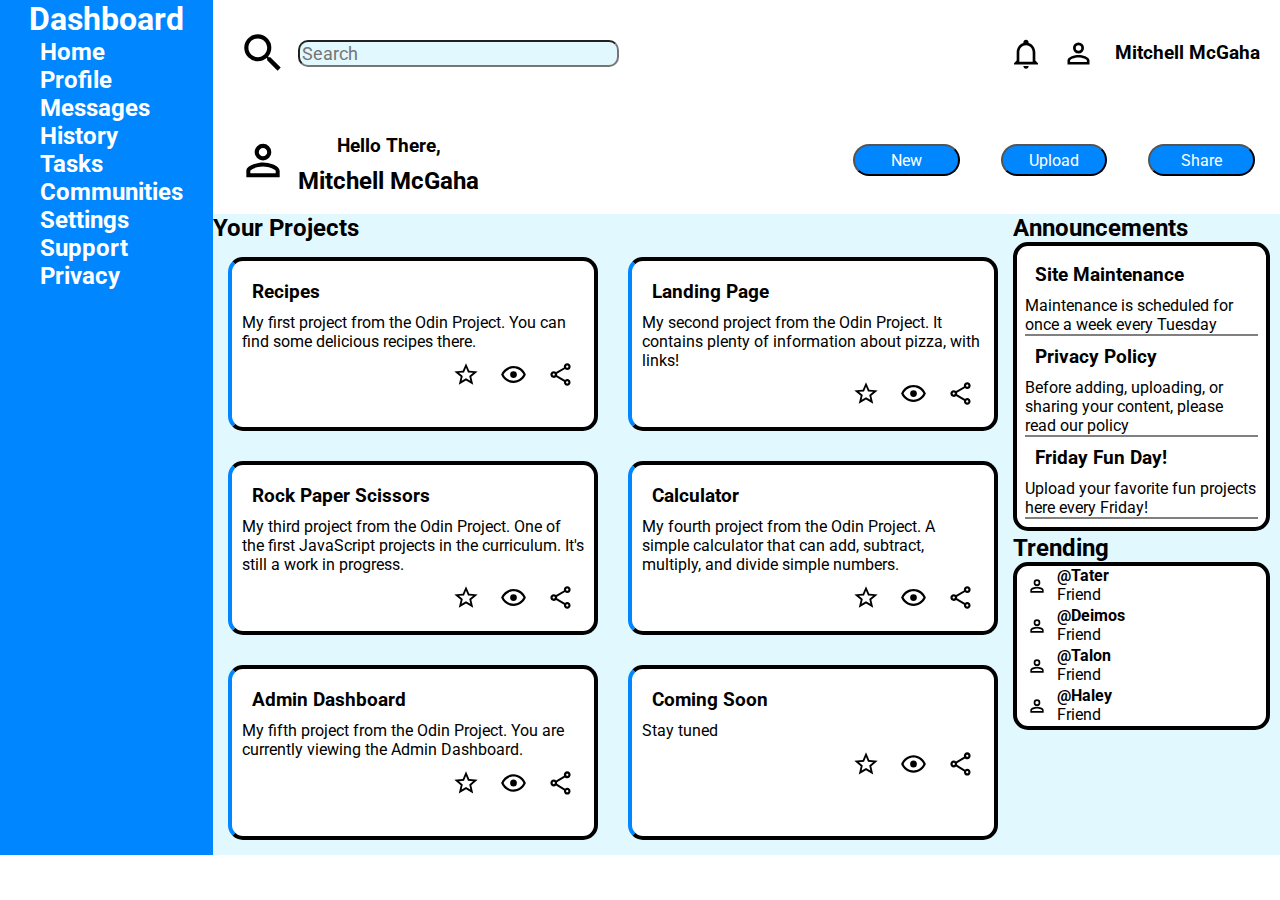
<file: index.html>
<!DOCTYPE html>
<html lang="en">
<head>
    <meta charset="UTF-8">
    <meta name="viewport" content="width=device-width, initial-scale=1.0">
    <title>Admin Dashboard</title>
    <link rel="stylesheet" href="styles.css">
</head>
<body>

    <div class="main-grid">
        <div class="dashboard">
            <h1>Dashboard</h1>
            <ul>
                <li><h2>Home</h2></li>
                <li><h2>Profile</h2></li>
                <li><h2>Messages</h2></li>
                <li><h2>History</h2></li>
                <li><h2>Tasks</h2></li>
                <li><h2>Communities</h2></li>
                <li><h2>Settings</h2></li>
                <li><h2>Support</h2></li>
                <li><h2>Privacy</h2></li>
            </ul>
        </div>
        <div class="header">
            <div class="search-bar">
                <img class="svg" src="SVGs/magnify.svg" alt="Search">
                <input type="text" placeholder="Search">
            </div>
            <div class="bell-account-name">
                <img class="svg" src="SVGs/bell-outline.svg" alt="Notifications">
                <img class="svg" src="SVGs/account-outline.svg" alt="Account">
                <h3>Mitchell McGaha</h3>
            </div>
            <div class="greeting-account">
                <img class="svg" src="SVGs/account-outline.svg" alt="Account">
                <div class="greeting-account-right">
                    <h3>Hello There,</h3>
                    <h2>Mitchell McGaha</h2>
                </div>
            </div>
            <div class="header-buttons">
                <button class="button">New</button>
                <button class="button">Upload</button>
                <button class="button">Share</button>
            </div>
        </div>
        <div class="content">
            <div class="cards-section"><h2>Your Projects</h2>
                <div class="cards-grid">
                    <div class="card">
                        <h3>Recipes</h3>
                        <p>My first project from the Odin Project.
                            You can find some delicious recipes there.
                        </p>
                        <div class="card-icons">
                            <img class="svg" src="SVGs/star-outline.svg" alt="Star">
                            <img class="svg" src="SVGs/eye-outline.svg" alt="Eye">
                            <img class="svg" src="SVGs/share-variant-outline.svg" alt="Share">
                        </div>
                    </div>
                    <div class="card">
                        <h3>Landing Page</h3>
                        <p>My second project from the Odin Project.
                            It contains plenty of information about pizza, with links!
                        </p>
                        <div class="card-icons">
                            <img class="svg" src="SVGs/star-outline.svg" alt="Star">
                            <img class="svg" src="SVGs/eye-outline.svg" alt="Eye">
                            <img class="svg" src="SVGs/share-variant-outline.svg" alt="Share">
                        </div>
                    </div>
                    <div class="card">
                        <h3>Rock Paper Scissors</h3>
                        <p>My third project from the Odin Project.
                            One of the first JavaScript projects in the curriculum.
                            It's still a work in progress.
                        </p>
                        <div class="card-icons">
                            <img class="svg" src="SVGs/star-outline.svg" alt="Star">
                            <img class="svg" src="SVGs/eye-outline.svg" alt="Eye">
                            <img class="svg" src="SVGs/share-variant-outline.svg" alt="Share">
                        </div>
                    </div>
                    <div class="card">
                        <h3>Calculator</h3>
                        <p>My fourth project from the Odin Project.
                            A simple calculator that can add, subtract, multiply, and divide simple numbers.
                        </p>
                        <div class="card-icons">
                            <img class="svg" src="SVGs/star-outline.svg" alt="Star">
                            <img class="svg" src="SVGs/eye-outline.svg" alt="Eye">
                            <img class="svg" src="SVGs/share-variant-outline.svg" alt="Share">
                        </div>
                    </div>
                    <div class="card">
                        <h3>Admin Dashboard</h3>
                        <p>My fifth project from the Odin Project.
                            You are currently viewing the Admin Dashboard.
                        </p>
                        <div class="card-icons">
                            <img class="svg" src="SVGs/star-outline.svg" alt="Star">
                            <img class="svg" src="SVGs/eye-outline.svg" alt="Eye">
                            <img class="svg" src="SVGs/share-variant-outline.svg" alt="Share">
                        </div>
                    </div>
                    <div class="card">
                        <h3>Coming Soon</h3>
                        <p>Stay tuned</p>
                        <div class="card-icons">
                            <img class="svg" src="SVGs/star-outline.svg" alt="Star">
                            <img class="svg" src="SVGs/eye-outline.svg" alt="Eye">
                            <img class="svg" src="SVGs/share-variant-outline.svg" alt="Share">
                        </div>
                    </div>
                </div>
            </div>
            <div class="announcements"><h2>Announcements</h2>
                <div class="announcements-card">
                    <div class="announcement">
                        <h3>Site Maintenance</h3>
                        <p>Maintenance is scheduled for once a week every Tuesday</p>
                    </div>
                    <div class="announcement">
                        <h3>Privacy Policy</h3>
                        <p>Before adding, uploading, or sharing your content, please read our policy</p>
                    </div>
                    <div class="announcement">
                        <h3>Friday Fun Day!</h3>
                        <p>Upload your favorite fun projects here every Friday!</p>
                    </div>
                </div>
            </div>
            <div class="trending"><h2>Trending</h2>
                <div class="trending-card">
                    <div class="trending-user">
                        <img class="svg" src="SVGs/account-outline.svg" alt="Account">
                        <div>
                            <h4>@Tater</h4>
                            <p>Friend</p>
                        </div>
                    </div>
                    <div class="trending-user">
                        <img class="svg" src="SVGs/account-outline.svg" alt="Account">
                        <div>
                            <h4>@Deimos</h4>
                            <p>Friend</p>
                        </div>
                    </div>
                    <div class="trending-user">
                        <img class="svg" src="SVGs/account-outline.svg" alt="Account">
                        <div>
                            <h4>@Talon</h4>
                            <p>Friend</p>
                        </div>
                    </div>
                    <div class="trending-user">
                        <img class="svg" src="SVGs/account-outline.svg" alt="Account">
                        <div>
                            <h4>@Haley</h4>
                            <p>Friend</p>
                        </div>
                    </div>
                </div>
            </div>
        </div>
    </div>
    
</body>
</html>
</file>
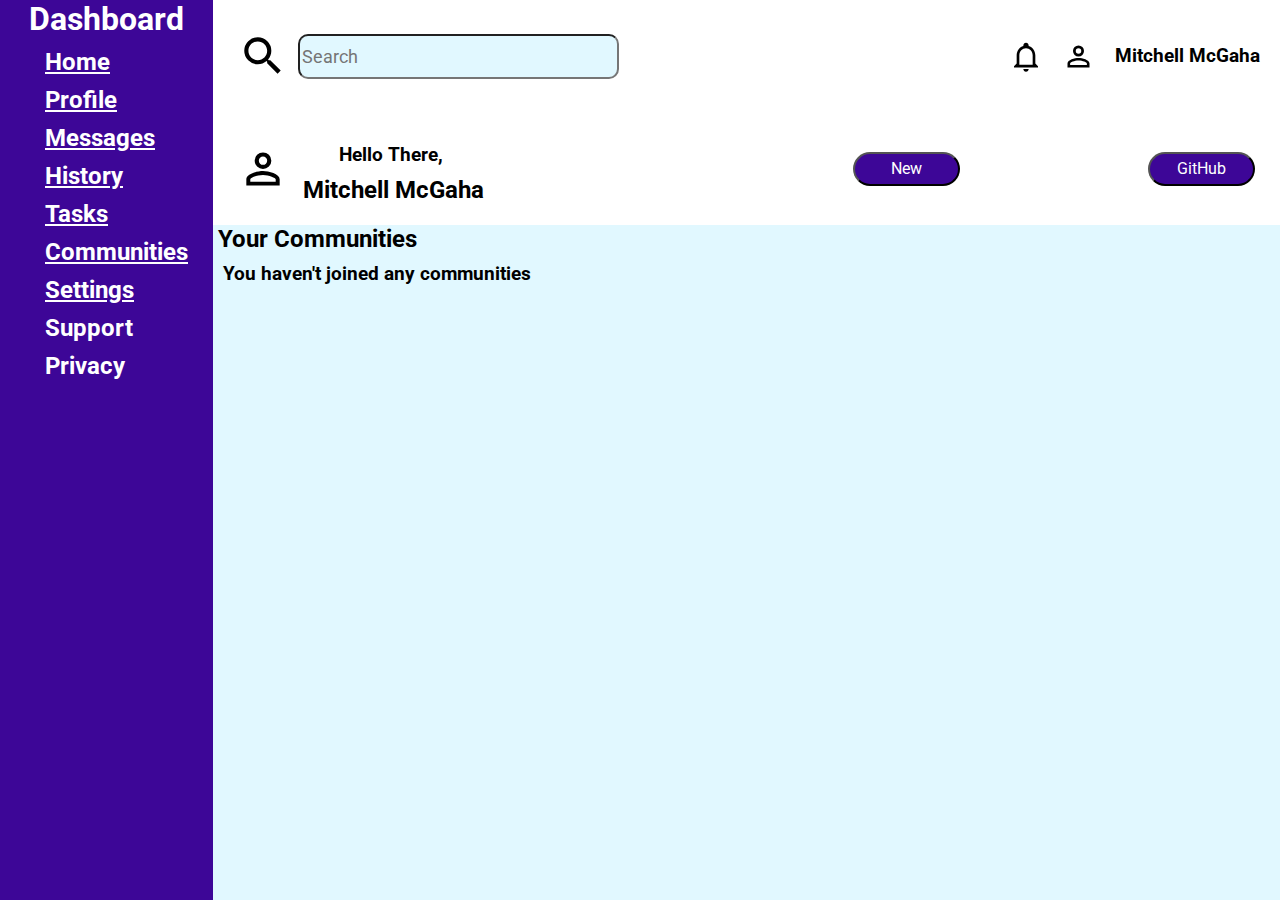
<file: Pages/communities.html>
<!DOCTYPE html>
<html lang="en">
<head>
    <meta charset="UTF-8">
    <meta name="viewport" content="width=device-width, initial-scale=1.0">
    <link rel="stylesheet" href="../Styles/profile.css">
    <title>Admin Communities</title>
</head>
<body>
    
    <div class="main-grid">
        <div class="dashboard">
            <h1>Dashboard</h1>
            <ul>
                <li><h2><a class="dashboard-links" href="../index.html">Home</a></h2></li>
                <li><h2><a class="dashboard-links" href="profile.html">Profile</a></h2></li>
                <li><h2><a class="dashboard-links" href="messages.html">Messages</a></h2></li>
                <li><h2><a class="dashboard-links" href="history.html">History</a></h2></li>
                <li><h2><a class="dashboard-links" href="tasks.html">Tasks</a></h2></li>
                <li><h2><a class="dashboard-links" href="communities.html">Communities</a></h2></li>
                <li><h2><a class="dashboard-links" href="settings.html">Settings</a></h2></li>
                <li><h2>Support</h2></li>
                <li><h2>Privacy</h2></li>
            </ul>
        </div>
        <div class="header">
            <div class="search-bar">
                <img class="svg" src="../SVGs/magnify.svg" alt="Search">
                <input type="text" placeholder="Search">
            </div>
            <div class="bell-account-name">
                <img class="svg" src="../SVGs/bell-outline.svg" alt="Notifications">
                <img class="svg" src="../SVGs/account-outline.svg" alt="Account">
                <h3>Mitchell McGaha</h3>
            </div>
            <div class="greeting-account">
                <img class="svg" src="../SVGs/account-outline.svg" alt="Account">
                <div class="greeting-account-right">
                    <h3>Hello There,</h3>
                    <h2>Mitchell McGaha</h2>
                </div>
            </div>
            <div class="header-buttons">
                <button onclick="window.location.href='https://github.com/new';" class="button">New</button>
                <button onclick="window.location.href='https://github.com/MitchellPickle';" class="button">GitHub</button>            
            </div>
        </div>
        <div class="content">
            <h2>Your Communities</h2>
            <h3>You haven't joined any communities</h3>
        </div>
    </div>
    
</body>
</html>
</file>
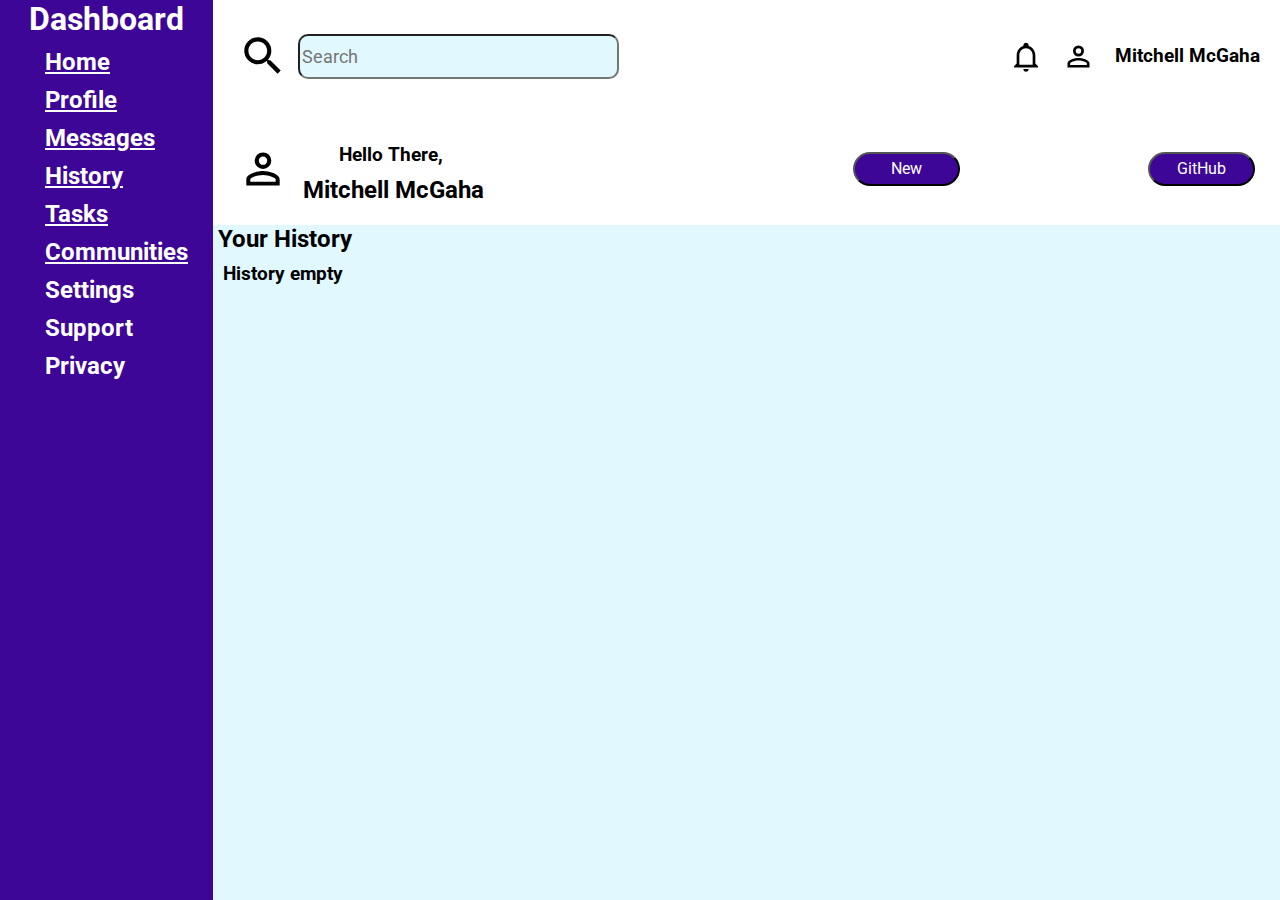
<file: Pages/history.html>
<!DOCTYPE html>
<html lang="en">
<head>
    <meta charset="UTF-8">
    <meta name="viewport" content="width=device-width, initial-scale=1.0">
    <link rel="stylesheet" href="../Styles/profile.css">
    <title>Admin History</title>
</head>
<body>
    
    <div class="main-grid">
        <div class="dashboard">
            <h1>Dashboard</h1>
            <ul>
                <li><h2><a class="dashboard-links" href="../index.html">Home</a></h2></li>
                <li><h2><a class="dashboard-links" href="profile.html">Profile</a></h2></li>
                <li><h2><a class="dashboard-links" href="messages.html">Messages</a></h2></li>
                <li><h2><a class="dashboard-links" href="history.html">History</a></h2></li>
                <li><h2><a class="dashboard-links" href="tasks.html">Tasks</a></h2></li>
                <li><h2><a class="dashboard-links" href="communities.html">Communities</a></h2></li>
                <li><h2>Settings</h2></li>
                <li><h2>Support</h2></li>
                <li><h2>Privacy</h2></li>
            </ul>
        </div>
        <div class="header">
            <div class="search-bar">
                <img class="svg" src="../SVGs/magnify.svg" alt="Search">
                <input type="text" placeholder="Search">
            </div>
            <div class="bell-account-name">
                <img class="svg" src="../SVGs/bell-outline.svg" alt="Notifications">
                <img class="svg" src="../SVGs/account-outline.svg" alt="Account">
                <h3>Mitchell McGaha</h3>
            </div>
            <div class="greeting-account">
                <img class="svg" src="../SVGs/account-outline.svg" alt="Account">
                <div class="greeting-account-right">
                    <h3>Hello There,</h3>
                    <h2>Mitchell McGaha</h2>
                </div>
            </div>
            <div class="header-buttons">
                <button onclick="window.location.href='https://github.com/new';" class="button">New</button>
                <button onclick="window.location.href='https://github.com/MitchellPickle';" class="button">GitHub</button>
            </div>
        </div>
        <div class="content">
            <h2>Your History</h2>
            <h3>History empty</h3>
        </div>
    </div>
    
</body>
</html>
</file>
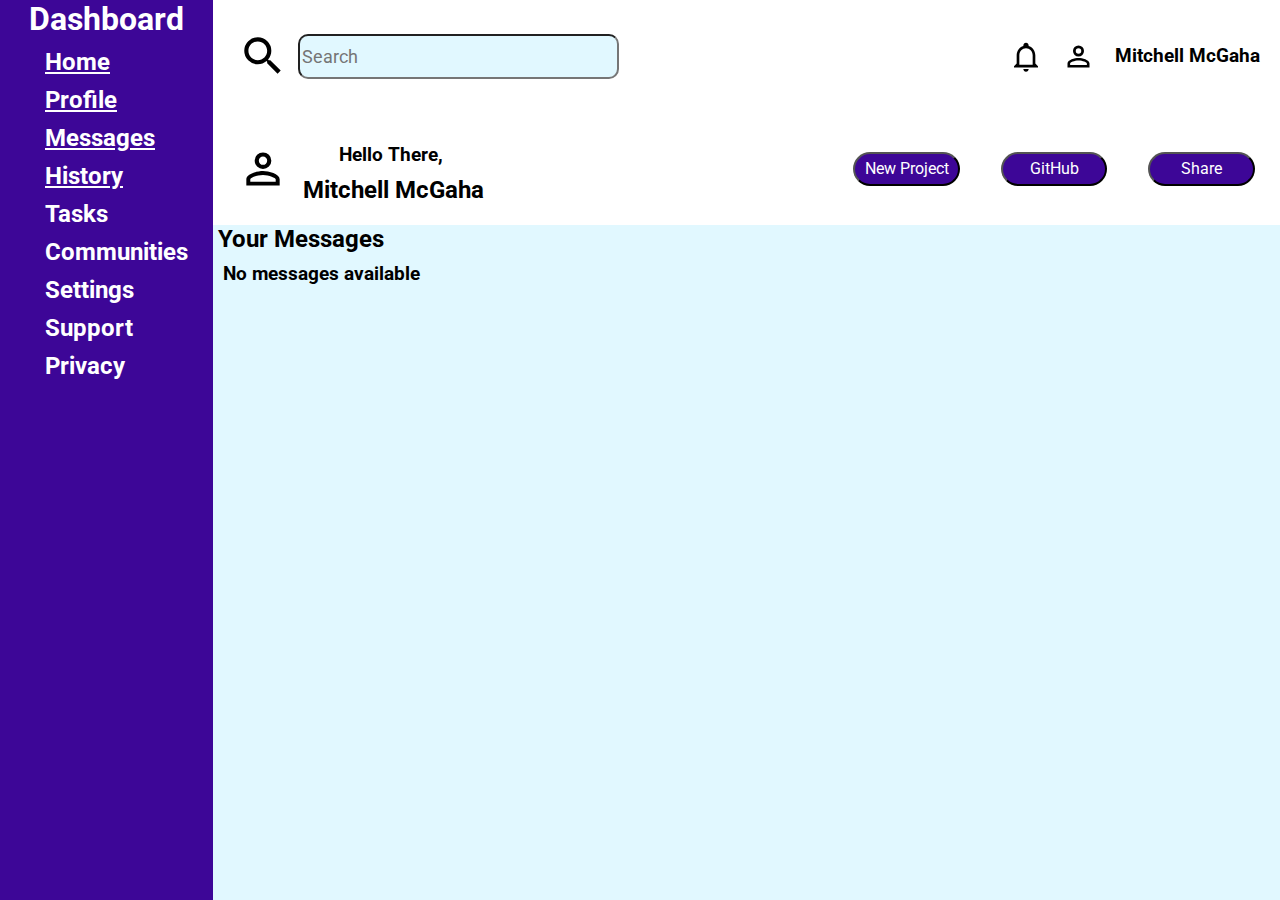
<file: Pages/messages.html>
<!DOCTYPE html>
<html lang="en">
<head>
    <meta charset="UTF-8">
    <meta name="viewport" content="width=device-width, initial-scale=1.0">
    <link rel="stylesheet" href="../Styles/profile.css">
    <title>Admin Messages</title>
</head>
<body>
    
    <div class="main-grid">
        <div class="dashboard">
            <h1>Dashboard</h1>
            <ul>
                <li><h2><a class="dashboard-links" href="../index.html">Home</a></h2></li>
                <li><h2><a class="dashboard-links" href="profile.html">Profile</a></h2></li>
                <li><h2><a class="dashboard-links" href="messages.html">Messages</a></h2></li>
                <li><h2><a class="dashboard-links" href="history.html">History</a></h2></li>
                <li><h2>Tasks</h2></li>
                <li><h2>Communities</h2></li>
                <li><h2>Settings</h2></li>
                <li><h2>Support</h2></li>
                <li><h2>Privacy</h2></li>
            </ul>
        </div>
        <div class="header">
            <div class="search-bar">
                <img class="svg" src="../SVGs/magnify.svg" alt="Search">
                <input type="text" placeholder="Search">
            </div>
            <div class="bell-account-name">
                <img class="svg" src="../SVGs/bell-outline.svg" alt="Notifications">
                <img class="svg" src="../SVGs/account-outline.svg" alt="Account">
                <h3>Mitchell McGaha</h3>
            </div>
            <div class="greeting-account">
                <img class="svg" src="../SVGs/account-outline.svg" alt="Account">
                <div class="greeting-account-right">
                    <h3>Hello There,</h3>
                    <h2>Mitchell McGaha</h2>
                </div>
            </div>
            <div class="header-buttons">
                <button onclick="window.location.href='https://github.com/new';" class="button">New Project</button>
                <button onclick="window.location.href='https://github.com/MitchellPickle';" class="button">GitHub</button>
                <button class="button">Share</button>
            </div>
        </div>
        <div class="content">
            <h2>Your Messages</h2>
            <h3>No messages available</h3>
        </div>
    </div>
    
</body>
</html>
</file>
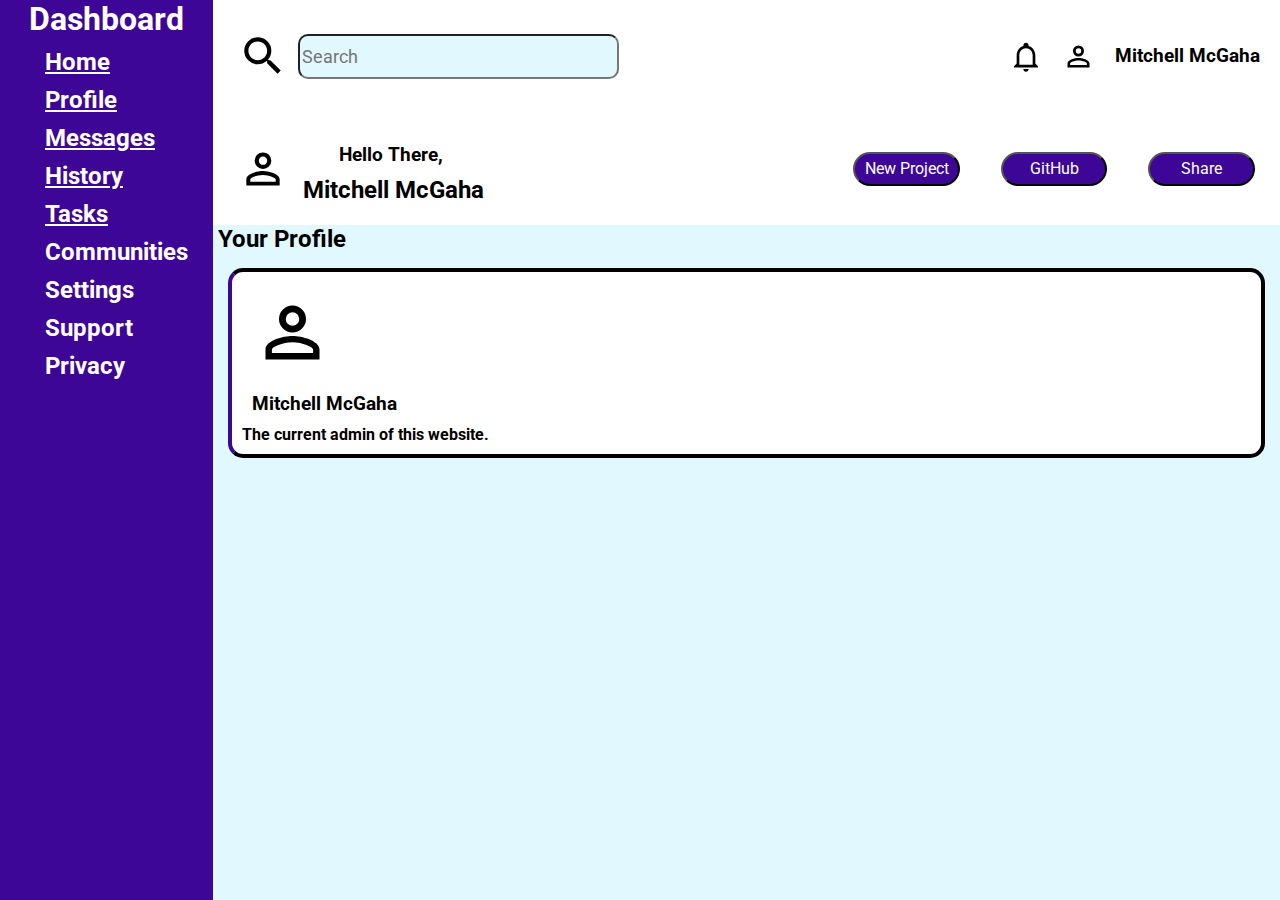
<file: Pages/profile.html>
<!DOCTYPE html>
<html lang="en">
<head>
    <meta charset="UTF-8">
    <meta name="viewport" content="width=device-width, initial-scale=1.0">
    <link rel="stylesheet" href="../Styles/profile.css">
    <title>Admin Profile</title>
</head>
<body>
    
    <div class="main-grid">
        <div class="dashboard">
            <h1>Dashboard</h1>
            <ul>
                <li><h2><a class="dashboard-links" href="../index.html">Home</a></h2></li>
                <li><h2><a class="dashboard-links" href="profile.html">Profile</a></h2></li>
                <li><h2><a class="dashboard-links" href="messages.html">Messages</a></h2></li>
                <li><h2><a class="dashboard-links" href="history.html">History</a></h2></li>
                <li><h2><a class="dashboard-links" href="tasks.html">Tasks</a></h2></li>
                <li><h2>Communities</h2></li>
                <li><h2>Settings</h2></li>
                <li><h2>Support</h2></li>
                <li><h2>Privacy</h2></li>
            </ul>
        </div>
        <div class="header">
            <div class="search-bar">
                <img class="svg" src="../SVGs/magnify.svg" alt="Search">
                <input type="text" placeholder="Search">
            </div>
            <div class="bell-account-name">
                <img class="svg" src="../SVGs/bell-outline.svg" alt="Notifications">
                <img class="svg" src="../SVGs/account-outline.svg" alt="Account">
                <h3>Mitchell McGaha</h3>
            </div>
            <div class="greeting-account">
                <img class="svg" src="../SVGs/account-outline.svg" alt="Account">
                <div class="greeting-account-right">
                    <h3>Hello There,</h3>
                    <h2>Mitchell McGaha</h2>
                </div>
            </div>
            <div class="header-buttons">
                <button onclick="window.location.href='https://github.com/new';" class="button">New Project</button>
                <button onclick="window.location.href='https://github.com/MitchellPickle';" class="button">GitHub</button>
                <button class="button">Share</button>
            </div>
        </div>
        <div class="content">
            <h2>Your Profile</h2>
            <div class="card">
                <img class="svg" src="../SVGs/account-outline.svg" alt="Account">
                <h3>Mitchell McGaha</h3>
                <h4>The current admin of this website.</h4>
            </div>
        </div>
    </div>
    
</body>
</html>
</file>
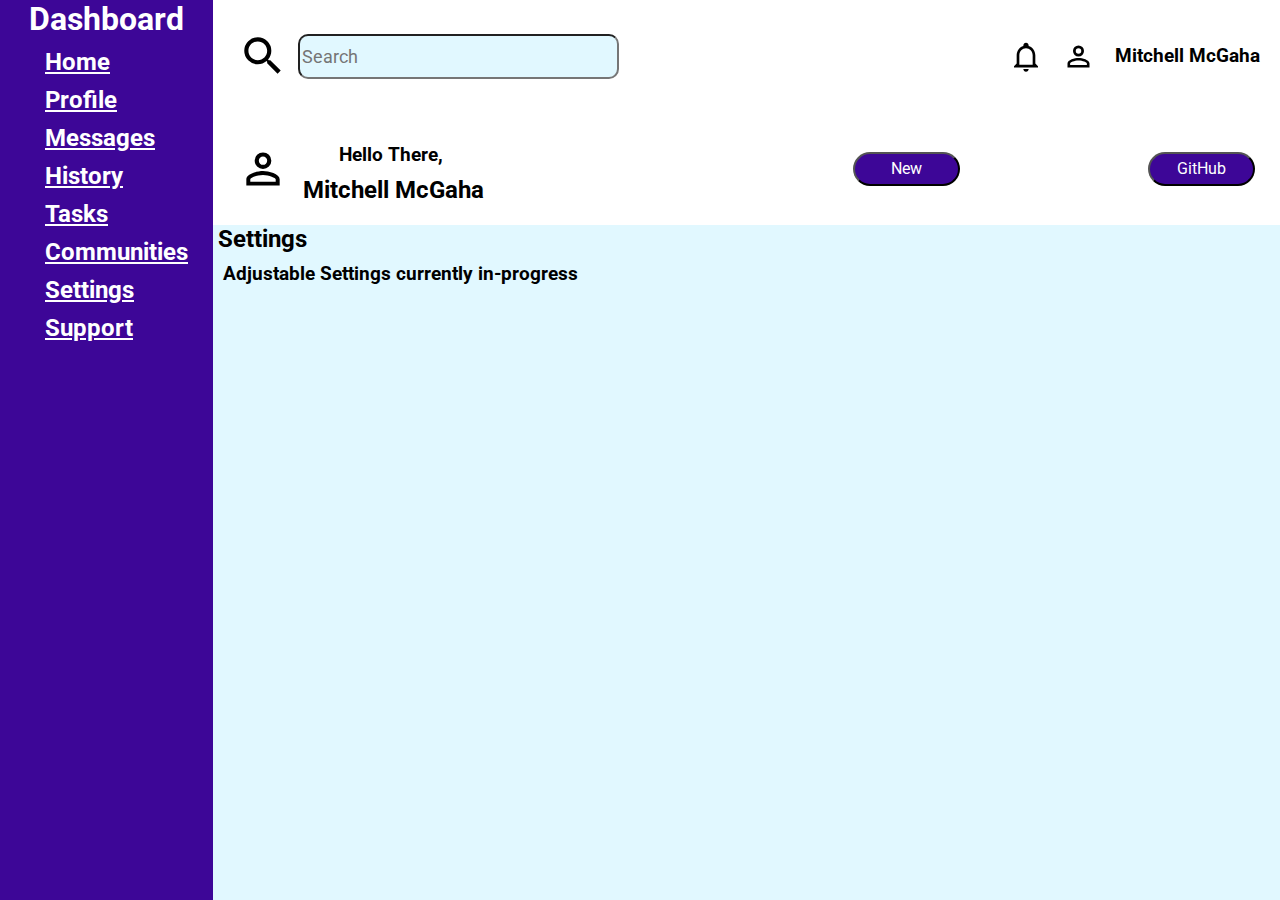
<file: Pages/settings.html>
<!DOCTYPE html>
<html lang="en">
<head>
    <meta charset="UTF-8">
    <meta name="viewport" content="width=device-width, initial-scale=1.0">
    <link rel="stylesheet" href="../Styles/profile.css">
    <title>Admin Settings</title>
</head>
<body>
    
    <div class="main-grid">
        <div class="dashboard">
            <h1>Dashboard</h1>
            <ul>
                <li><h2><a class="dashboard-links" href="../index.html">Home</a></h2></li>
                <li><h2><a class="dashboard-links" href="profile.html">Profile</a></h2></li>
                <li><h2><a class="dashboard-links" href="messages.html">Messages</a></h2></li>
                <li><h2><a class="dashboard-links" href="history.html">History</a></h2></li>
                <li><h2><a class="dashboard-links" href="tasks.html">Tasks</a></h2></li>
                <li><h2><a class="dashboard-links" href="communities.html">Communities</a></h2></li>
                <li><h2><a class="dashboard-links" href="settings.html">Settings</a></h2></li>
                <li><h2><a class="dashboard-links" href="support.html">Support</a></h2></li>
            </ul>
        </div>
        <div class="header">
            <div class="search-bar">
                <img class="svg" src="../SVGs/magnify.svg" alt="Search">
                <input type="text" placeholder="Search">
            </div>
            <div class="bell-account-name">
                <img class="svg" src="../SVGs/bell-outline.svg" alt="Notifications">
                <img class="svg" src="../SVGs/account-outline.svg" alt="Account">
                <h3>Mitchell McGaha</h3>
            </div>
            <div class="greeting-account">
                <img class="svg" src="../SVGs/account-outline.svg" alt="Account">
                <div class="greeting-account-right">
                    <h3>Hello There,</h3>
                    <h2>Mitchell McGaha</h2>
                </div>
            </div>
            <div class="header-buttons">
                <button onclick="window.location.href='https://github.com/new';" class="button">New</button>
                <button onclick="window.location.href='https://github.com/MitchellPickle';" class="button">GitHub</button>
            </div>
        </div>
        <div class="content">
            <h2>Settings</h2>
            <h3>Adjustable Settings currently in-progress</h3>
        </div>
    </div>
    
</body>
</html>
</file>
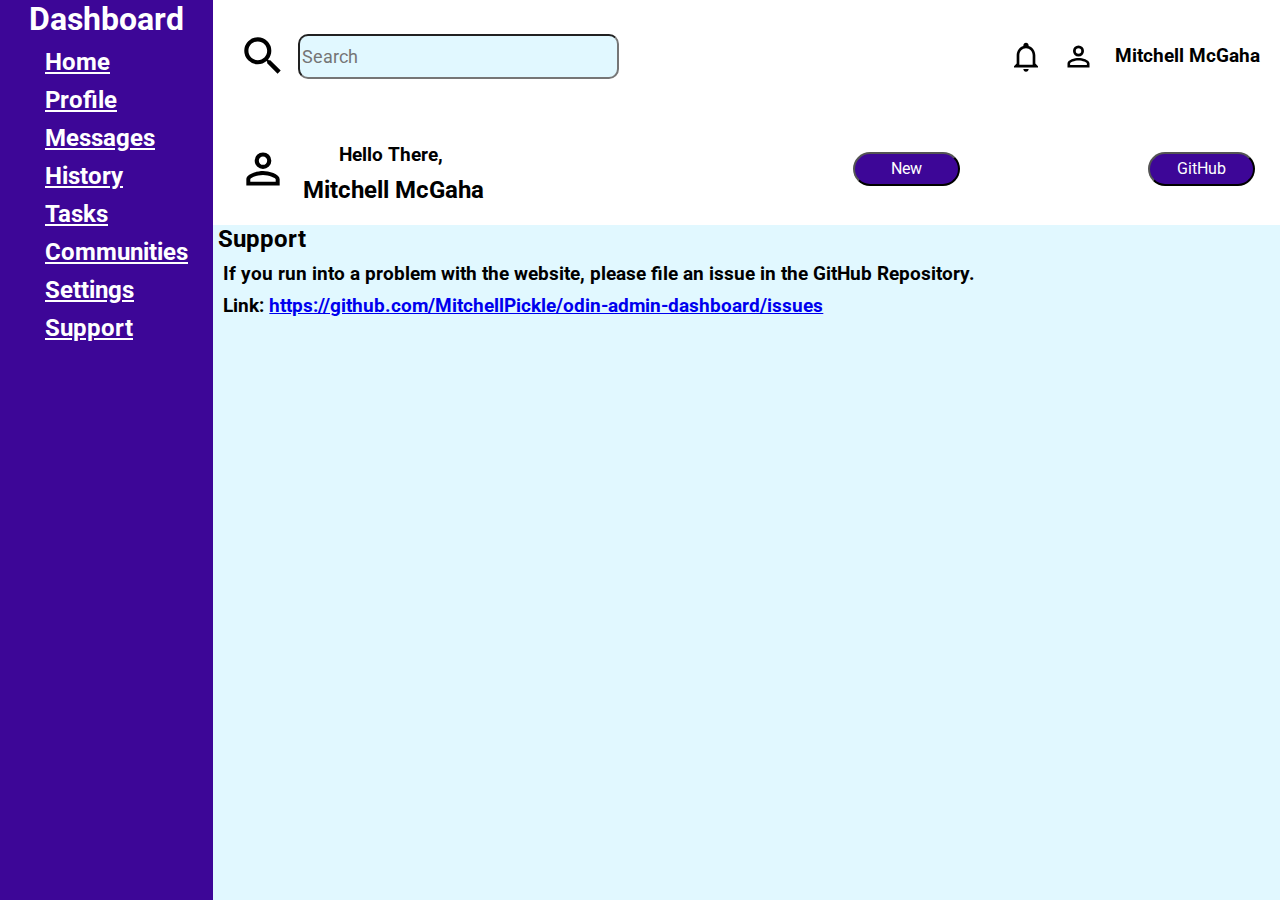
<file: Pages/support.html>
<!DOCTYPE html>
<html lang="en">
<head>
    <meta charset="UTF-8">
    <meta name="viewport" content="width=device-width, initial-scale=1.0">
    <link rel="stylesheet" href="../Styles/profile.css">
    <title>Admin Support</title>
</head>
<body>
    
    <div class="main-grid">
        <div class="dashboard">
            <h1>Dashboard</h1>
            <ul>
                <li><h2><a class="dashboard-links" href="../index.html">Home</a></h2></li>
                <li><h2><a class="dashboard-links" href="profile.html">Profile</a></h2></li>
                <li><h2><a class="dashboard-links" href="messages.html">Messages</a></h2></li>
                <li><h2><a class="dashboard-links" href="history.html">History</a></h2></li>
                <li><h2><a class="dashboard-links" href="tasks.html">Tasks</a></h2></li>
                <li><h2><a class="dashboard-links" href="communities.html">Communities</a></h2></li>
                <li><h2><a class="dashboard-links" href="settings.html">Settings</a></h2></li>
                <li><h2><a class="dashboard-links" href="support.html">Support</a></h2></li>
            </ul>
        </div>
        <div class="header">
            <div class="search-bar">
                <img class="svg" src="../SVGs/magnify.svg" alt="Search">
                <input type="text" placeholder="Search">
            </div>
            <div class="bell-account-name">
                <img class="svg" src="../SVGs/bell-outline.svg" alt="Notifications">
                <img class="svg" src="../SVGs/account-outline.svg" alt="Account">
                <h3>Mitchell McGaha</h3>
            </div>
            <div class="greeting-account">
                <img class="svg" src="../SVGs/account-outline.svg" alt="Account">
                <div class="greeting-account-right">
                    <h3>Hello There,</h3>
                    <h2>Mitchell McGaha</h2>
                </div>
            </div>
            <div class="header-buttons">
                <button onclick="window.location.href='https://github.com/new';" class="button">New</button>
                <button onclick="window.location.href='https://github.com/MitchellPickle';" class="button">GitHub</button>
            </div>
        </div>
        <div class="content">
            <h2>Support</h2>
            <h3>If you run into a problem with the website, please file an issue in the GitHub Repository.</h3>
            <h3>Link: <a href="https://github.com/MitchellPickle/odin-admin-dashboard/issues" target="_blank">https://github.com/MitchellPickle/odin-admin-dashboard/issues</a></h3>
        </div>
    </div>
    
</body>
</html>
</file>
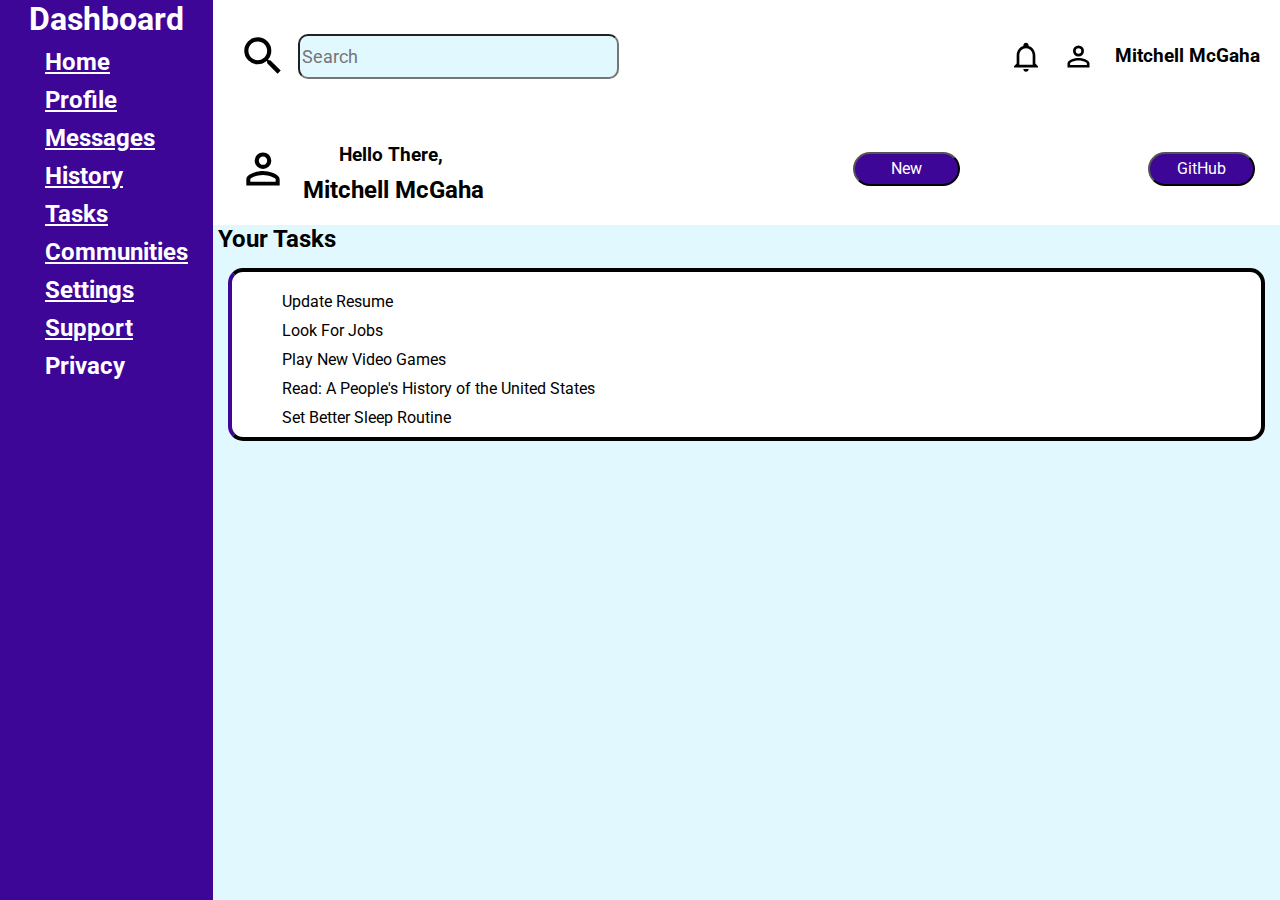
<file: Pages/tasks.html>
<!DOCTYPE html>
<html lang="en">
<head>
    <meta charset="UTF-8">
    <meta name="viewport" content="width=device-width, initial-scale=1.0">
    <link rel="stylesheet" href="../Styles/profile.css">
    <title>Admin Tasks</title>
</head>
<body>
    
    <div class="main-grid">
        <div class="dashboard">
            <h1>Dashboard</h1>
            <ul>
                <li><h2><a class="dashboard-links" href="../index.html">Home</a></h2></li>
                <li><h2><a class="dashboard-links" href="profile.html">Profile</a></h2></li>
                <li><h2><a class="dashboard-links" href="messages.html">Messages</a></h2></li>
                <li><h2><a class="dashboard-links" href="history.html">History</a></h2></li>
                <li><h2><a class="dashboard-links" href="tasks.html">Tasks</a></h2></li>
                <li><h2><a class="dashboard-links" href="communities.html">Communities</a></h2></li>
                <li><h2><a class="dashboard-links" href="settings.html">Settings</a></h2></li>
                <li><h2><a class="dashboard-links" href="support.html">Support</a></h2></li>
                <li><h2>Privacy</h2></li>
            </ul>
        </div>
        <div class="header">
            <div class="search-bar">
                <img class="svg" src="../SVGs/magnify.svg" alt="Search">
                <input type="text" placeholder="Search">
            </div>
            <div class="bell-account-name">
                <img class="svg" src="../SVGs/bell-outline.svg" alt="Notifications">
                <img class="svg" src="../SVGs/account-outline.svg" alt="Account">
                <h3>Mitchell McGaha</h3>
            </div>
            <div class="greeting-account">
                <img class="svg" src="../SVGs/account-outline.svg" alt="Account">
                <div class="greeting-account-right">
                    <h3>Hello There,</h3>
                    <h2>Mitchell McGaha</h2>
                </div>
            </div>
            <div class="header-buttons">
                <button onclick="window.location.href='https://github.com/new';" class="button">New</button>
                <button onclick="window.location.href='https://github.com/MitchellPickle';" class="button">GitHub</button>
            </div>
        </div>
        <div class="content">
            <h2>Your Tasks</h2>
            <div class="card">
                <ul>
                    <li>Update Resume</li>
                    <li>Look For Jobs</li>
                    <li>Play New Video Games</li>
                    <li>Read: A People's History of the United States</li>
                    <li>Set Better Sleep Routine</li>
                </ul>
            </div>
        </div>
    </div>
    
</body>
</html>
</file>
<file: styles.css>
@font-face {
    font-family: 'Roboto';
    src: url(Fonts/Roboto-VariableFont_wdth\,wght.ttf);
}

* {
    font-family: 'Roboto';
    margin: 0;
}

h1 {
    text-align: center;
}

.main-grid {
    display: grid;
    grid-template-columns: 1fr 5fr;
    grid-template-rows: 1fr 3fr;
    height: 100%;
}

.dashboard {
    background-color: #0087ff;
    color: white;
    grid-row: 1 / 3;
    grid-column: 1 / 2;
}

.header {
    background-color: white;
    grid-row: 1 / 2;
    grid-column: 2 / 3;
    display: grid;
    grid-template-columns: 3fr 2fr;
    grid-template-rows: 1fr 1fr;
}

.search-bar {
    display: flex;
    flex-direction: row;
    align-items: center;
    margin-left: 15px;
}

.search-bar input {
    border-radius: 10px;
    width: 50%;
    height: 20%;
    font-size: 18px;
    background: #e1f8ff;
}

.svg {
    width: 8%;
}

.bell-account-name {
    display: flex;
    flex-direction: row;
    align-items: center;
    justify-content: flex-end;
    margin-right: 15px;
}
.bell-account-name, img, h3 {
    margin: 10px;
}

.greeting-account {
    display: flex;
    flex-direction: row;
    margin-left: 15px;
}

.greeting-account-right {
    display: flex;
    flex-direction: column;
    align-items: center;
    justify-content: center;
}

.header-buttons {
    display: flex;
    flex-direction: row;
    align-items: center;
    justify-content: space-between;
}

.button {
    background: #0087ff;
    border-radius: 35px;
    color: white;
    font-size: 16px;
    width: 25%;
    height: 30%;
    margin-right: 25px;
}

.content {
    background-color: #e1f8ff;
    grid-row: 2 / 3;
    grid-column: 2 / 3;
    display: grid;
    grid-template-columns: 3fr 1fr;
    grid-template-rows: 1fr 1fr;
}

.cards-section {
    grid-row: 1 / 3;
    grid-column: 1 / 2;
}

.cards-grid {
    display: grid;
    grid-template-columns: 1fr 1fr;
    grid-template-rows: 1fr 1fr 1fr;
}

.card {
    display: flex;
    flex-direction: column;
    border: 4px;
    padding: 10px;
    border-radius: 15px;
    margin: 15px;
    background-color: white;
    border-left-color: #0087ff;
    border-style: solid;
}

.card-icons {
    display: flex;
    flex-direction: row;
    justify-content: flex-end;
}

.announcements {
    grid-row: 1 / 2;
    grid-column: 2 / 3;
}

.announcements-card {
    border: 4px;
    border-style: solid;
    border-color: black;
    border-radius: 15px;
    background-color: white;
    padding: 8px;
    margin-right: 10px;
}

.announcement {
    border-bottom: 2px solid grey;
}

.trending {
    grid-row: 2 / 3;
    grid-column: 2 / 3;
}

.trending-card {
    border: 4px;
    border-style: solid;
    border-color: black;
    border-radius: 15px;
    background: white;
    display: grid;
    grid-template-columns: 1fr;
    grid-template-rows: 1fr 1fr 1fr 1fr;
    margin-right: 10px;
}

.trending-user {
    display: flex;
    flex-direction: row;
}

.dashboard-links {
    display: flex;
    flex-direction: column;
}

.dashboard-links, ul {
    list-style-type: none;
}
</file>
<file: Styles/profile.css>
@font-face {
    font-family: 'Roboto';
    src: url(../Fonts/Roboto-VariableFont_wdth\,wght.ttf);
}

* {
    font-family: 'Roboto';
    margin: 0;
}

li {
    margin-top: 10px;
    margin-right: 8px;
}

h1 {
    text-align: center;
}

h2 {
    margin-left: 5px;
}

.main-grid {
    display: grid;
    grid-template-columns: 1fr 5fr;
    grid-template-rows: 1fr 3fr;
    height: 100vh;
}

.dashboard {
    background-color: #3d0697;
    color: white;
    grid-row: 1 / 3;
    grid-column: 1 / 2;
}

.header {
    background-color: white;
    grid-row: 1 / 2;
    grid-column: 2 / 3;
    display: grid;
    grid-template-columns: 3fr 2fr;
    grid-template-rows: 1fr 1fr;
}

.search-bar {
    display: flex;
    flex-direction: row;
    align-items: center;
    margin-left: 15px;
}

.search-bar input {
    border-radius: 10px;
    width: 50%;
    height: 35%;
    font-size: 18px;
    background: #e1f8ff;
}

.svg {
    width: 8%;
}

.bell-account-name {
    display: flex;
    flex-direction: row;
    align-items: center;
    justify-content: flex-end;
    margin-right: 15px;
}
.bell-account-name, img, h3 {
    margin: 10px;
}

.greeting-account {
    display: flex;
    flex-direction: row;
    margin-left: 15px;
}

.greeting-account-right {
    display: flex;
    flex-direction: column;
    align-items: center;
    justify-content: center;
}

.header-buttons {
    display: flex;
    flex-direction: row;
    align-items: center;
    justify-content: space-between;
}

.button {
    background: #3d0697;
    border-radius: 35px;
    color: white;
    font-size: 16px;
    width: 25%;
    height: 30%;
    margin-right: 25px;
}

.content {
    background-color: #e1f8ff;
    grid-row: 2 / 3;
    grid-column: 2 / 3;
}

.cards-section {
    grid-row: 1 / 3;
    grid-column: 1 / 2;
}

.cards-grid {
    display: grid;
    grid-template-columns: 1fr 1fr;
    grid-template-rows: 1fr 1fr 1fr;
}

.card {
    display: flex;
    flex-direction: column;
    border: 4px;
    padding: 10px;
    border-radius: 15px;
    margin: 15px;
    background-color: white;
    border-left-color: #3d0697;
    border-style: solid;
}

.card-icons {
    display: flex;
    flex-direction: row;
    justify-content: flex-end;
}

.announcements {
    grid-row: 1 / 2;
    grid-column: 2 / 3;
}

.announcements-card {
    border: 4px;
    border-style: solid;
    border-color: black;
    border-radius: 15px;
    background-color: white;
    padding: 8px;
    margin-right: 10px;
    margin-bottom: 15px;
}

.announcement {
    border-bottom: 2px solid grey;
    padding-bottom: 12px;
}

.trending {
    grid-row: 2 / 3;
    grid-column: 2 / 3;
}

.trending-card {
    border: 4px;
    border-style: solid;
    border-color: black;
    border-radius: 15px;
    background: white;
    display: grid;
    grid-template-columns: 1fr;
    grid-template-rows: 1fr 1fr 1fr 1fr;
    margin-right: 10px;
}

.trending-user {
    display: flex;
    flex-direction: row;
    margin-bottom: 8px;
}

.dashboard-links {
    color: white;
}

.dashboard-links, ul {
    list-style-type: none;
}
</file>
